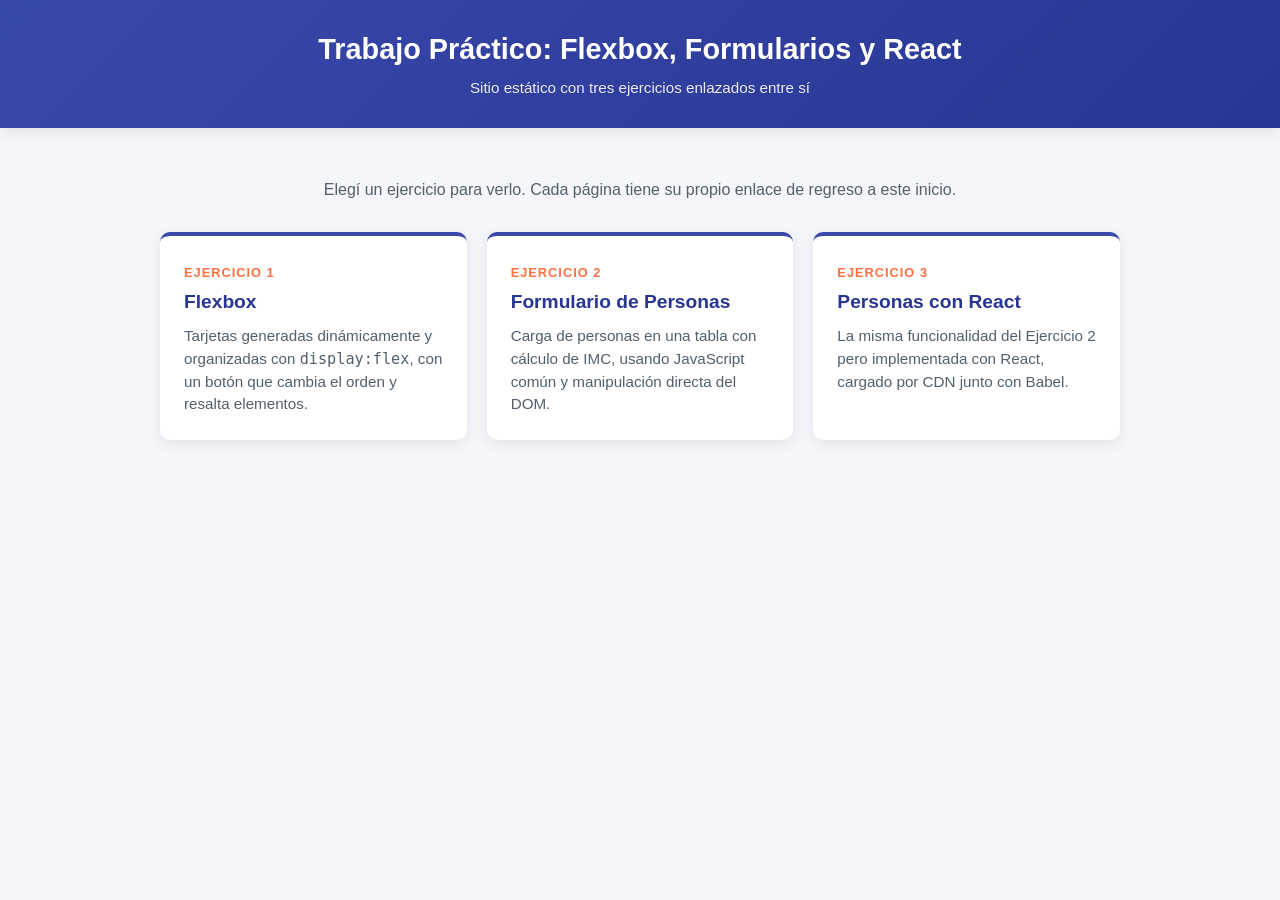
<file: index.html>
<!DOCTYPE html>
<html lang="es">
<head>
  <meta charset="UTF-8" />
  <meta name="viewport" content="width=device-width, initial-scale=1.0" />
  <title>TP Flexbox y React — Inicio</title>
  <!-- Hoja de estilos compartida por todas las páginas -->
  <link rel="stylesheet" href="css/estilos.css" />
  <style>
    /* Estilos propios de la página de inicio */

    /* Lista de tarjetas de navegación organizada con Flexbox */
    .menu {
      display: flex;
      flex-wrap: wrap;          /* permite que las tarjetas bajen de fila */
      gap: 20px;
      justify-content: center;  /* centra las tarjetas horizontalmente */
      margin-top: 30px;
    }

    /* Cada tarjeta-enlace a un ejercicio */
    .menu__item {
      flex: 1 1 260px;          /* base de 260px, crecen y se encogen */
      max-width: 320px;
      background-color: var(--color-superficie);
      border-radius: var(--radio);
      box-shadow: var(--sombra);
      padding: 24px;
      text-decoration: none;
      color: var(--color-texto);
      border-top: 4px solid var(--color-primario);
      transition: transform 0.15s ease, box-shadow 0.15s ease;
    }

    .menu__item:hover {
      transform: translateY(-4px);
      box-shadow: 0 8px 22px rgba(0, 0, 0, 0.14);
    }

    .menu__item h2 {
      color: var(--color-primario-oscuro);
      margin-bottom: 8px;
      font-size: 1.2rem;
    }

    .menu__item p {
      color: var(--color-texto-suave);
      font-size: 0.95rem;
    }

    /* Número grande decorativo de cada ejercicio */
    .menu__numero {
      display: inline-block;
      font-size: 0.8rem;
      font-weight: 700;
      letter-spacing: 1px;
      text-transform: uppercase;
      color: var(--color-acento);
      margin-bottom: 6px;
    }

    .intro {
      text-align: center;
      color: var(--color-texto-suave);
      margin-top: 26px;
    }
  </style>
</head>
<body>
  <!-- Encabezado principal del trabajo práctico -->
  <header class="encabezado">
    <h1>Trabajo Práctico: Flexbox, Formularios y React</h1>
    <p>Sitio estático con tres ejercicios enlazados entre sí</p>
  </header>

  <main class="contenedor">
    <p class="intro">
      Elegí un ejercicio para verlo. Cada página tiene su propio enlace de regreso a este inicio.
    </p>

    <!-- Menú de navegación a los tres ejercicios, maquetado con Flexbox -->
    <nav class="menu">
      <a class="menu__item" href="flexbox.html">
        <span class="menu__numero">Ejercicio 1</span>
        <h2>Flexbox</h2>
        <p>Tarjetas generadas dinámicamente y organizadas con <code>display:flex</code>,
           con un botón que cambia el orden y resalta elementos.</p>
      </a>

      <a class="menu__item" href="personas.html">
        <span class="menu__numero">Ejercicio 2</span>
        <h2>Formulario de Personas</h2>
        <p>Carga de personas en una tabla con cálculo de IMC, usando JavaScript común
           y manipulación directa del DOM.</p>
      </a>

      <a class="menu__item" href="react.html">
        <span class="menu__numero">Ejercicio 3</span>
        <h2>Personas con React</h2>
        <p>La misma funcionalidad del Ejercicio 2 pero implementada con React,
           cargado por CDN junto con Babel.</p>
      </a>
    </nav>
  </main>
</body>
</html>
</file>
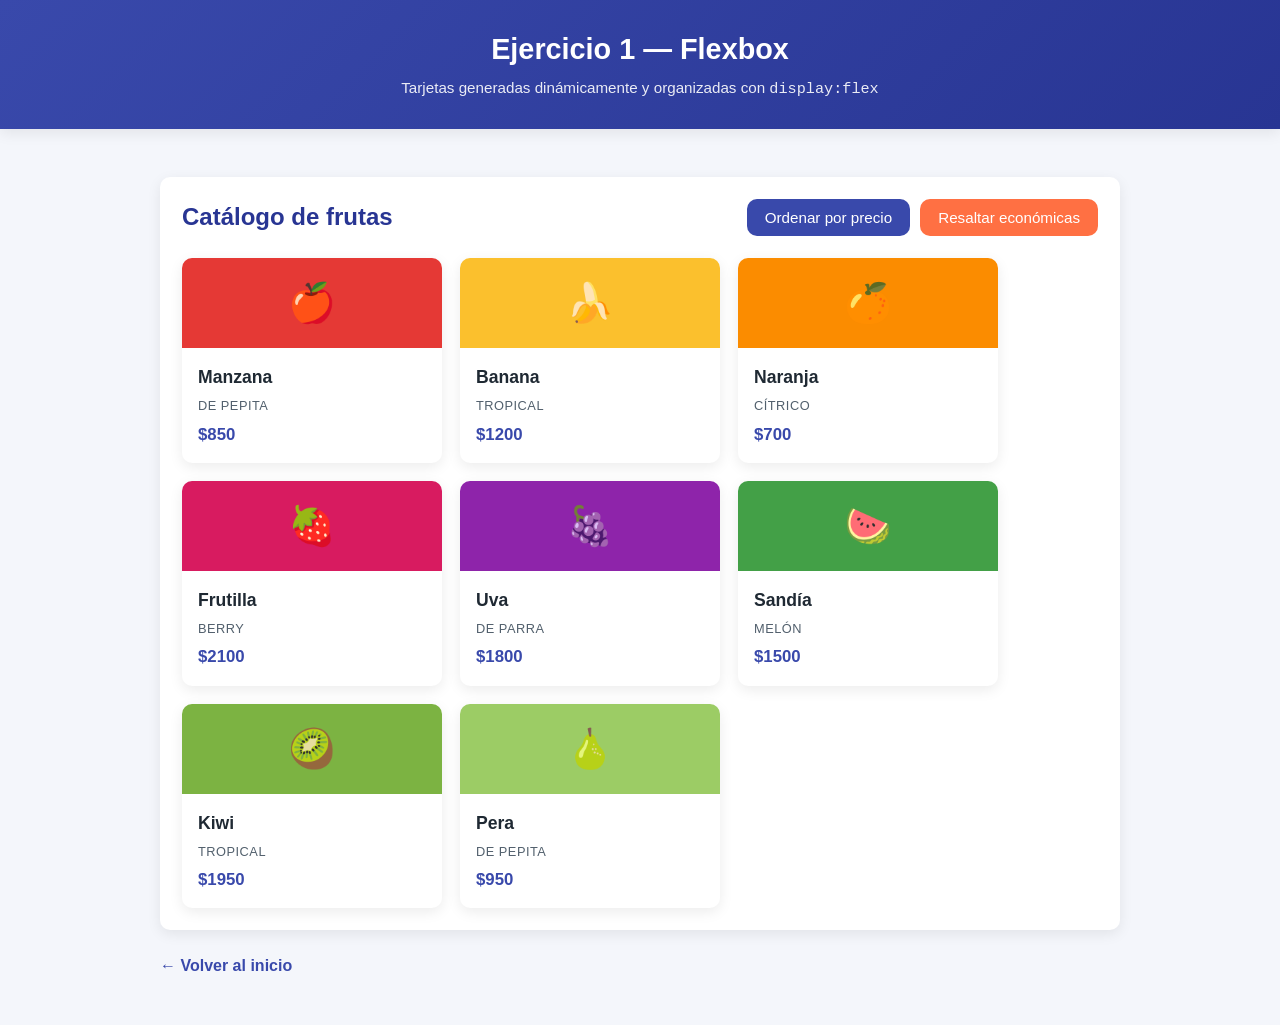
<file: flexbox.html>
<!DOCTYPE html>
<html lang="es">
<head>
  <meta charset="UTF-8" />
  <meta name="viewport" content="width=device-width, initial-scale=1.0" />
  <title>Ejercicio 1 — Flexbox</title>
  <!-- Estilos compartidos -->
  <link rel="stylesheet" href="css/estilos.css" />
  <style>
    /* ===== Estilos propios del Ejercicio 1 (Flexbox) ===== */

    /* Barra de controles: alineada con Flexbox, separa título y botones */
    .controles {
      display: flex;
      flex-wrap: wrap;
      align-items: center;
      justify-content: space-between; /* distribuye el espacio entre extremos */
      gap: 12px;
    }

    .controles h2 {
      color: var(--color-primario-oscuro);
    }

    .controles__botones {
      display: flex;
      gap: 10px;
      flex-wrap: wrap;
    }

    /* ----- Contenedor flex principal de las tarjetas ----- */
    /* Aquí se demuestra alineación, distribución y flex-wrap */
    .tarjetas {
      display: flex;          /* activa Flexbox */
      flex-wrap: wrap;        /* las tarjetas pasan a la fila siguiente si no entran */
      gap: 18px;              /* separación uniforme entre tarjetas */
      align-items: stretch;   /* todas las tarjetas toman la misma altura */
      justify-content: flex-start;
      margin-top: 22px;
    }

    /* ----- Cada tarjeta es a su vez un contenedor flex en columna ----- */
    .tarjeta {
      flex: 1 1 220px;        /* crecen/encogen desde una base de 220px */
      max-width: 260px;
      display: flex;
      flex-direction: column; /* contenido apilado verticalmente */
      background-color: var(--color-superficie);
      border-radius: var(--radio);
      box-shadow: var(--sombra);
      overflow: hidden;
      transition: transform 0.15s ease, box-shadow 0.15s ease;
    }

    .tarjeta:hover {
      transform: translateY(-4px);
    }

    /* Franja de color superior con la inicial / emoji de la fruta */
    .tarjeta__cabecera {
      display: flex;
      align-items: center;
      justify-content: center;
      height: 90px;
      font-size: 2.4rem;
      color: #fff;
    }

    .tarjeta__cuerpo {
      padding: 16px;
      display: flex;
      flex-direction: column;
      gap: 6px;
      flex: 1; /* empuja el precio hacia abajo ocupando el espacio sobrante */
    }

    .tarjeta__nombre {
      font-size: 1.1rem;
      font-weight: 700;
      color: var(--color-texto);
    }

    .tarjeta__categoria {
      font-size: 0.8rem;
      text-transform: uppercase;
      letter-spacing: 0.5px;
      color: var(--color-texto-suave);
    }

    .tarjeta__precio {
      margin-top: auto;        /* se alinea al fondo de la tarjeta */
      font-size: 1.05rem;
      font-weight: 700;
      color: var(--color-primario);
    }

    /* Clase que resalta una tarjeta cuando se activa el filtro */
    .tarjeta--resaltada {
      outline: 3px solid var(--color-acento);
      transform: translateY(-4px) scale(1.02);
    }

    /* Cuando el filtro está activo, las no resaltadas se atenúan */
    .tarjeta--atenuada {
      opacity: 0.35;
    }
  </style>
</head>
<body>
  <header class="encabezado">
    <h1>Ejercicio 1 — Flexbox</h1>
    <p>Tarjetas generadas dinámicamente y organizadas con <code>display:flex</code></p>
  </header>

  <main class="contenedor">
    <section class="panel">
      <!-- Barra de controles con título y botones de acción -->
      <div class="controles">
        <h2>Catálogo de frutas</h2>
        <div class="controles__botones">
          <button id="btnOrdenar" class="boton" type="button">
            Ordenar por precio
          </button>
          <button id="btnResaltar" class="boton boton--acento" type="button">
            Resaltar económicas
          </button>
        </div>
      </div>

      <!-- Contenedor flex donde JS inyecta las tarjetas -->
      <div id="tarjetas" class="tarjetas"></div>
    </section>

    <a class="volver" href="index.html">&larr; Volver al inicio</a>
  </main>

  <!-- Lógica del ejercicio: generación de tarjetas y acciones de los botones -->
  <script src="js/flexbox.js"></script>
</body>
</html>
</file>
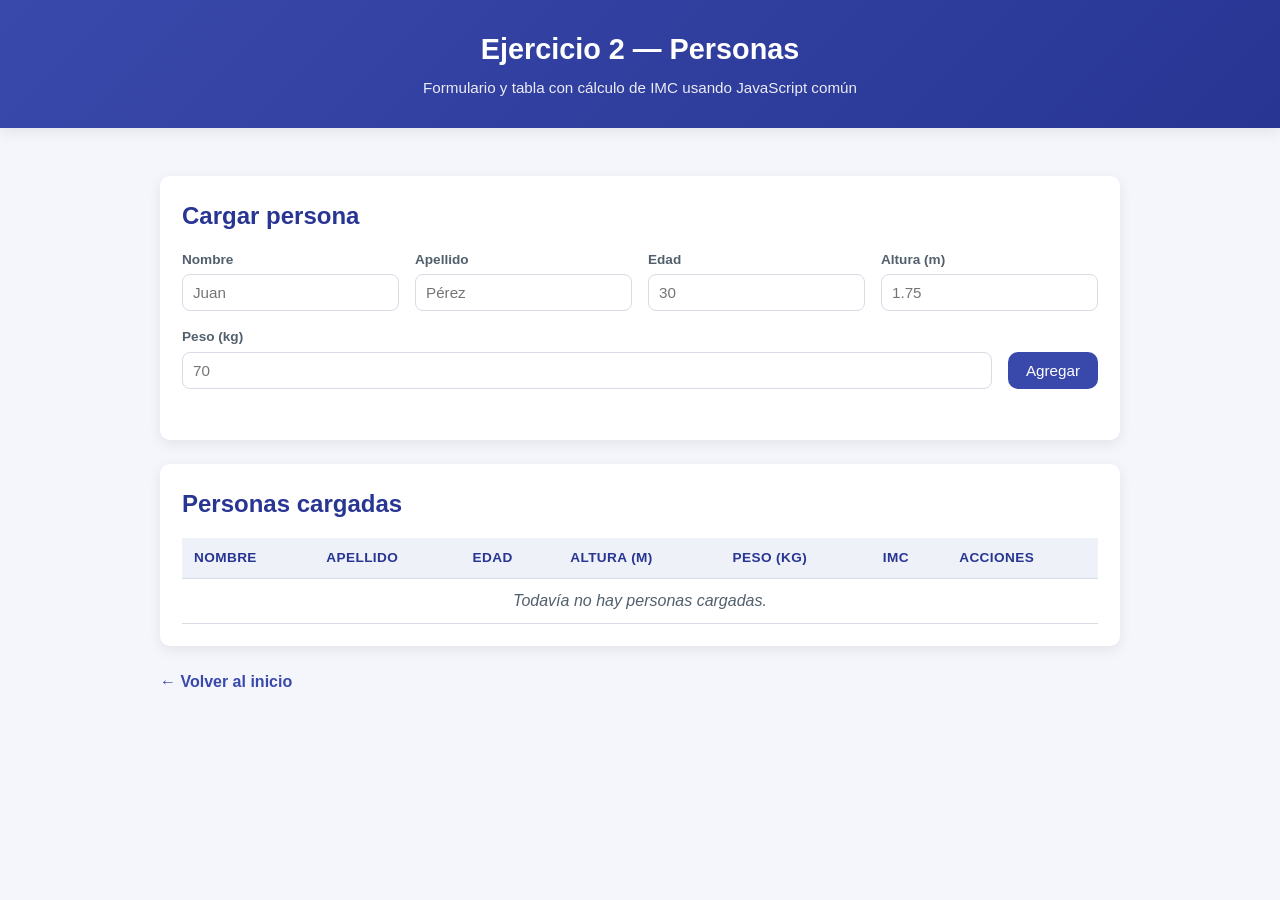
<file: personas.html>
<!DOCTYPE html>
<html lang="es">
<head>
  <meta charset="UTF-8" />
  <meta name="viewport" content="width=device-width, initial-scale=1.0" />
  <title>Ejercicio 2 — Personas (JavaScript)</title>
  <!-- Estilos compartidos -->
  <link rel="stylesheet" href="css/estilos.css" />
  <style>
    /* ===== Estilos propios del Ejercicio 2 ===== */

    /* Formulario maquetado con Flexbox para alinear los campos */
    .formulario {
      display: flex;
      flex-wrap: wrap;
      gap: 16px;
      align-items: flex-end;
    }

    /* Cada campo (label + input) apilado en columna */
    .campo {
      display: flex;
      flex-direction: column;
      gap: 4px;
      flex: 1 1 140px;
    }

    .campo label {
      font-size: 0.85rem;
      font-weight: 600;
      color: var(--color-texto-suave);
    }

    .campo input {
      padding: 9px 10px;
      border: 1px solid var(--color-borde);
      border-radius: 8px;
      font-size: 0.95rem;
    }

    .campo input:focus {
      outline: 2px solid var(--color-primario);
      border-color: var(--color-primario);
    }

    /* Mensaje de error de validación */
    .error {
      color: #c62828;
      font-size: 0.9rem;
      margin-top: 12px;
      min-height: 1.2em; /* reserva espacio para que no salte el layout */
    }

    /* ----- Tabla de personas ----- */
    .tabla {
      width: 100%;
      border-collapse: collapse;
      margin-top: 8px;
    }

    .tabla th,
    .tabla td {
      padding: 10px 12px;
      text-align: left;
      border-bottom: 1px solid var(--color-borde);
    }

    .tabla th {
      background-color: #eef1f8;
      color: var(--color-primario-oscuro);
      font-size: 0.85rem;
      text-transform: uppercase;
      letter-spacing: 0.4px;
    }

    .tabla tbody tr:hover {
      background-color: #f7f9fd;
    }

    /* Fila que se muestra cuando todavía no hay personas cargadas */
    .vacio td {
      text-align: center;
      color: var(--color-texto-suave);
      font-style: italic;
    }

    /* Botón pequeño para quitar una fila */
    .boton-quitar {
      background-color: #ef5350;
      color: #fff;
      border: none;
      border-radius: 6px;
      padding: 6px 12px;
      cursor: pointer;
      font-size: 0.85rem;
    }

    .boton-quitar:hover {
      background-color: #e53935;
    }
  </style>
</head>
<body>
  <header class="encabezado">
    <h1>Ejercicio 2 — Personas</h1>
    <p>Formulario y tabla con cálculo de IMC usando JavaScript común</p>
  </header>

  <main class="contenedor">
    <!-- Panel del formulario de carga -->
    <section class="panel">
      <h2 style="color: var(--color-primario-oscuro); margin-bottom: 16px;">
        Cargar persona
      </h2>

      <!-- Formulario con los 5 campos pedidos -->
      <form id="formPersona" class="formulario" novalidate>
        <div class="campo">
          <label for="nombre">Nombre</label>
          <input type="text" id="nombre" placeholder="Juan" />
        </div>
        <div class="campo">
          <label for="apellido">Apellido</label>
          <input type="text" id="apellido" placeholder="Pérez" />
        </div>
        <div class="campo">
          <label for="edad">Edad</label>
          <input type="number" id="edad" placeholder="30" min="0" />
        </div>
        <div class="campo">
          <label for="altura">Altura (m)</label>
          <input type="number" id="altura" placeholder="1.75" step="0.01" min="0" />
        </div>
        <div class="campo">
          <label for="peso">Peso (kg)</label>
          <input type="number" id="peso" placeholder="70" step="0.1" min="0" />
        </div>
        <div class="campo" style="flex: 0 0 auto;">
          <button type="submit" class="boton">Agregar</button>
        </div>
      </form>

      <!-- Zona donde se muestran los mensajes de validación -->
      <p id="mensajeError" class="error"></p>
    </section>

    <!-- Panel de la tabla de personas cargadas -->
    <section class="panel">
      <h2 style="color: var(--color-primario-oscuro); margin-bottom: 16px;">
        Personas cargadas
      </h2>

      <table class="tabla">
        <thead>
          <tr>
            <th>Nombre</th>
            <th>Apellido</th>
            <th>Edad</th>
            <th>Altura (m)</th>
            <th>Peso (kg)</th>
            <th>IMC</th>
            <th>Acciones</th>
          </tr>
        </thead>
        <!-- JS inyecta aquí las filas de personas -->
        <tbody id="cuerpoTabla"></tbody>
      </table>
    </section>

    <a class="volver" href="index.html">&larr; Volver al inicio</a>
  </main>

  <!-- Lógica del ejercicio -->
  <script src="js/personas.js"></script>
</body>
</html>
</file>
<file: css/estilos.css>
/* ============================================================
   estilos.css — Hoja de estilos compartida por todas las páginas
   del TP (index, flexbox, personas y react).
   CSS propio, sin frameworks ni librerías externas.
   ============================================================ */

/* Variables de color para mantener una paleta consistente */
:root {
  --color-fondo: #f4f6fb;
  --color-superficie: #ffffff;
  --color-primario: #3949ab;
  --color-primario-oscuro: #283593;
  --color-acento: #ff7043;
  --color-texto: #1f2933;
  --color-texto-suave: #52606d;
  --color-borde: #d7dce5;
  --sombra: 0 4px 14px rgba(0, 0, 0, 0.08);
  --radio: 10px;
}

/* Reset básico para que todos los navegadores partan de lo mismo */
* {
  box-sizing: border-box;
  margin: 0;
  padding: 0;
}

body {
  font-family: "Segoe UI", Roboto, Helvetica, Arial, sans-serif;
  background-color: var(--color-fondo);
  color: var(--color-texto);
  line-height: 1.5;
  min-height: 100vh;
}

/* Contenedor centrado para limitar el ancho del contenido */
.contenedor {
  max-width: 1000px;
  margin: 0 auto;
  padding: 24px 20px 48px;
}

/* Encabezado superior de cada página */
.encabezado {
  background: linear-gradient(135deg, var(--color-primario), var(--color-primario-oscuro));
  color: #fff;
  padding: 28px 20px;
  text-align: center;
  box-shadow: var(--sombra);
}

.encabezado h1 {
  font-size: 1.8rem;
  margin-bottom: 6px;
}

.encabezado p {
  opacity: 0.9;
  font-size: 0.95rem;
}

/* Estilo base para los botones de la app */
.boton {
  display: inline-block;
  background-color: var(--color-primario);
  color: #fff;
  border: none;
  border-radius: var(--radio);
  padding: 10px 18px;
  font-size: 0.95rem;
  cursor: pointer;
  text-decoration: none;
  transition: background-color 0.2s ease, transform 0.1s ease;
}

.boton:hover {
  background-color: var(--color-primario-oscuro);
}

.boton:active {
  transform: translatey(1px);
}

/* Variante de botón con color de acento */
.boton--acento {
  background-color: var(--color-acento);
}

.boton--acento:hover {
  background-color: #f4511e;
}

/* Enlace de regreso a la página principal */
.volver {
  display: inline-block;
  margin-top: 24px;
  color: var(--color-primario);
  text-decoration: none;
  font-weight: 600;
}

.volver:hover {
  text-decoration: underline;
}

/* Tarjeta genérica de superficie blanca con sombra */
.panel {
  background-color: var(--color-superficie);
  border-radius: var(--radio);
  box-shadow: var(--sombra);
  padding: 22px;
  margin-top: 24px;
}
</file>
